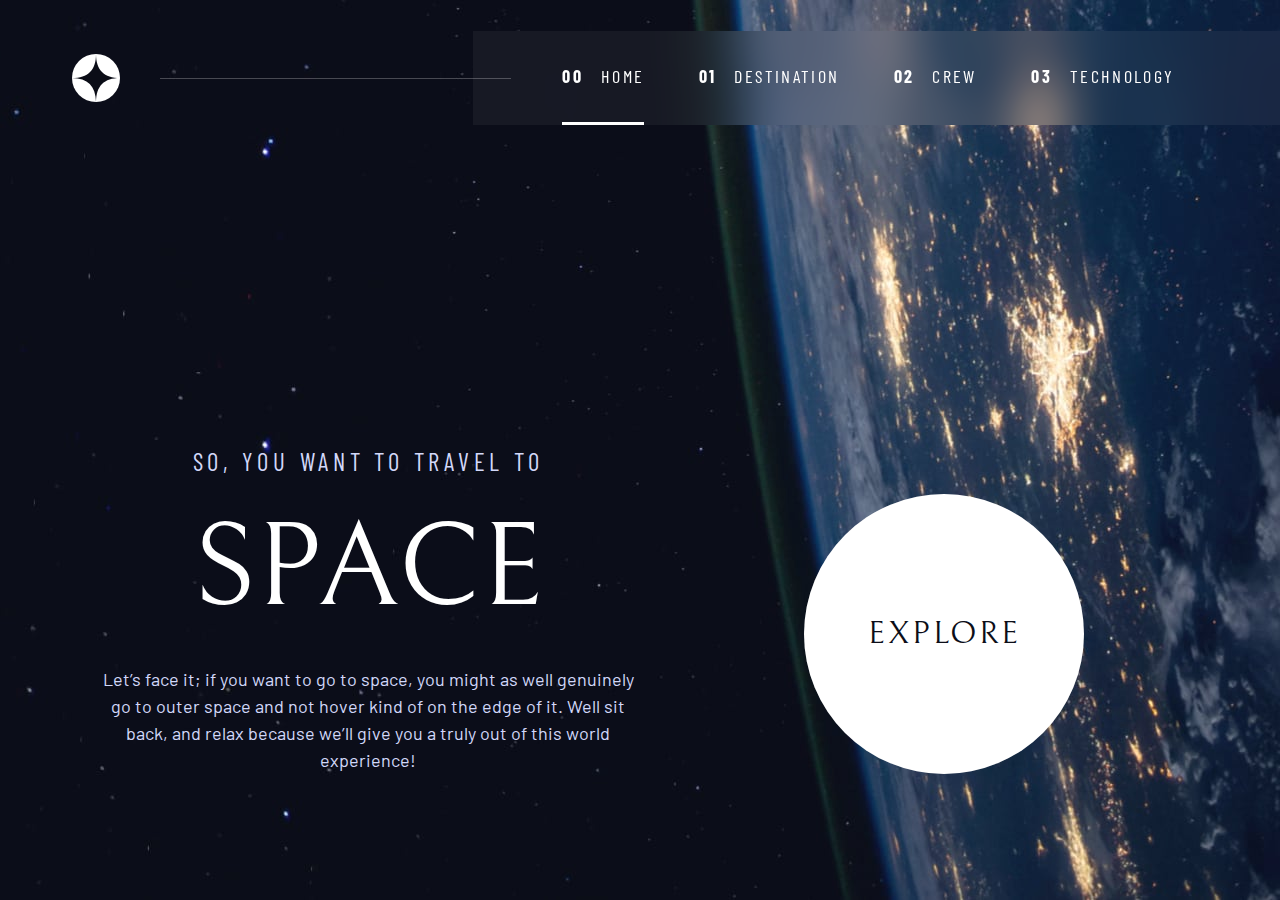
<file: index.html>
<!DOCTYPE html>
<html lang="en">
  <head>
    <meta charset="UTF-8" />
    <meta name="viewport" content="width=device-width, initial-scale=1.0" />

    <!-- Google fonts -->
    <link rel="preconnect" href="https://fonts.googleapis.com" />
    <link rel="preconnect" href="https://fonts.gstatic.com" crossorigin />
    <link
      href="https://fonts.googleapis.com/css2?family=Barlow+Condensed:wght@400;700&family=Bellefair&family=Barlow:wght@400;700&display=swap"
      rel="stylesheet"
    />

    <link
      rel="icon"
      type="image/png"
      sizes="32x32"
      href="./assets/favicon-32x32.png"
    />
    <link rel="stylesheet" href="styles.css" />
    <title>Frontend Mentor | Space tourism website</title>
  </head>
  <body class="home">
    <a class="skip-to-main" href="#main">Skip to Main</a> 
    <header class="primary-header flex">
      <div class="logo-container">
        <img src="./assets/shared/logo.svg" alt="logo" class="logo" />
      </div>
      <button class="mobile-nav-toggle" aria-controls="primary-navigation">
        <span class="sr-only" aria-expanded="false">Menu</span>
      </button>
      <div class="hamburger-menu primary-navigation-container">
        <nav>
          <ul
            id="primary-navigation"
            data-visible="false"
            class="primary-navigation underline-indicators flex"
          >
            <li>
              <a
                href="index.html"
                class="active text-white ff-sans-cond uppercase letter-spacing-3"
                ><span class="numbered-float" aria-hidden="true">00</span>Home</a
              >
            </li>
            <li>
              <a
                href="destination.html"
                class="text-white ff-sans-cond uppercase letter-spacing-3"
                ><span class="numbered-float" aria-hidden="true">01</span>Destination</a
              >
            </li>
            <li>
              <a
                href="crew.html"
                class="text-white ff-sans-cond uppercase letter-spacing-3"
                ><span class="numbered-float" aria-hidden="true">02</span>Crew</a
              >
            </li>
            <li>
              <a
                href="technology.html"
                class="text-white ff-sans-cond uppercase letter-spacing-3"
                ><span class="numbered-float" aria-hidden="true">03</span>Technology</a
              >
            </li>
          </ul>
        </nav>
      </div>
    </header>
    <main class="grid-container homepage" id="main">
      <div class="grid-item-content">
        <h1 class="ff-sans-cond fs-500 text-accent uppercase letter-spacing-1">
          So, you want to travel to
          <span class="ff-serif fs-900 text-white letter-spacing-0 d-block"
            >Space</span
          >
        </h1>
        <p class="text-accent">
          Let’s face it; if you want to go to space, you might as well genuinely
          go to outer space and not hover kind of on the edge of it. Well sit
          back, and relax because we’ll give you a truly out of this world
          experience!
        </p>
      </div>
      <div class="grid-item-button">
        <a
          href="destination.html"
          class="large-button fs-600 text-dark bg-white ff-serif letter-spacing-3 uppercase"
          >Explore</a
        >
      </div>
    </main>
    <script type="text/javascript" src="navigation.js"></script>
  </body>
</html>
</file>
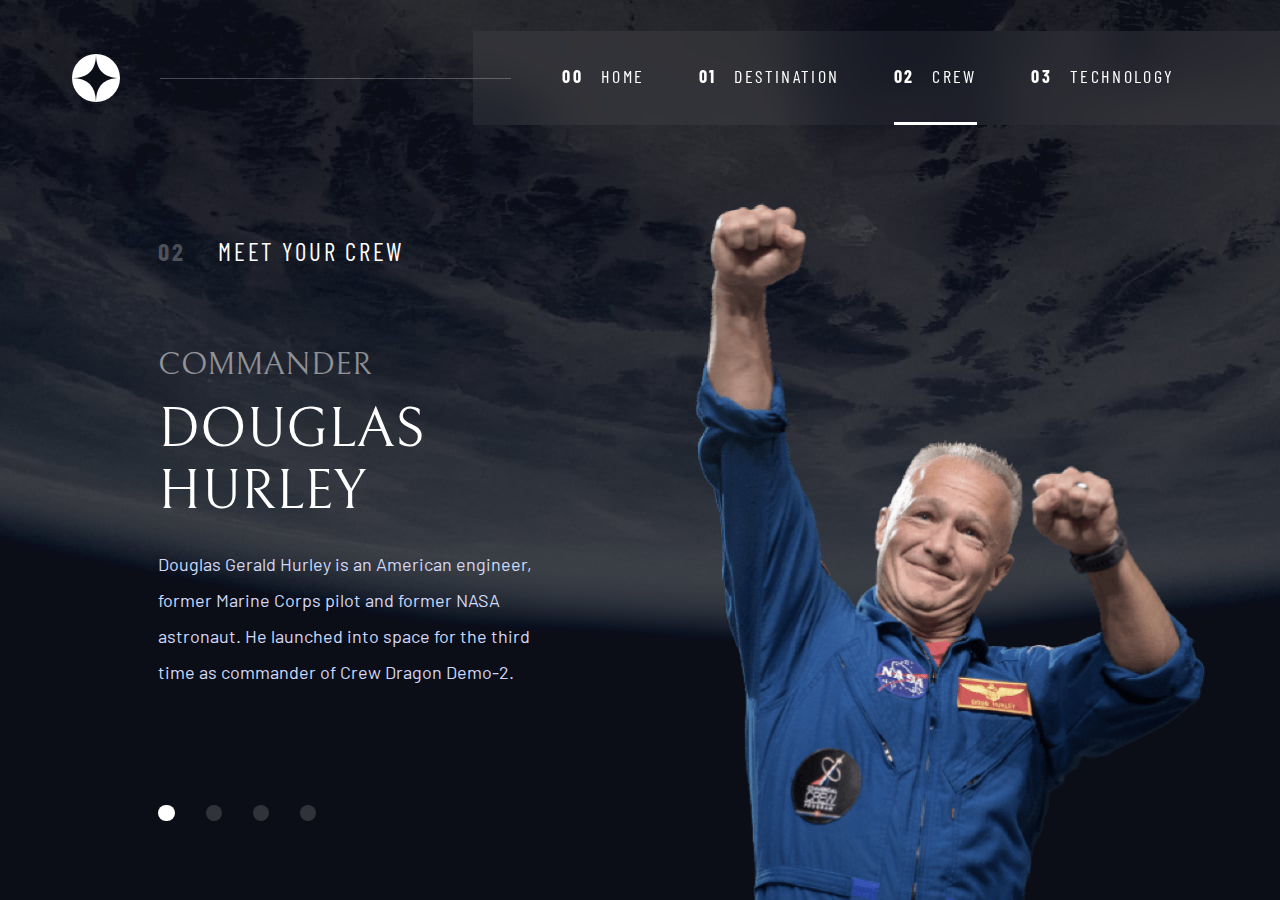
<file: crew.html>
<!DOCTYPE html>
<html lang="en">
  <head>
    <meta charset="UTF-8" />
    <meta name="viewport" content="width=device-width, initial-scale=1.0" />

    <!-- Google fonts -->
    <link rel="preconnect" href="https://fonts.googleapis.com" />
    <link rel="preconnect" href="https://fonts.gstatic.com" crossorigin />
    <link
      href="https://fonts.googleapis.com/css2?family=Barlow+Condensed:wght@400;700&family=Bellefair&family=Barlow:wght@400;700&display=swap"
      rel="stylesheet"
    />

    <link
      rel="icon"
      type="image/png"
      sizes="32x32"
      href="./assets/favicon-32x32.png"
    />
    <link rel="stylesheet" href="styles.css" />
    <script src="navigation.js" defer></script>
    <script src="tabs.js" defer></script>
    <title>Frontend Mentor | Space tourism website</title>
  </head>
<body class="crew"></body>
<a class="skip-to-main" href="#main">Skip to Main</a> 
<header class="primary-header flex">
  <div class="logo-container">
    <img src="assets/shared/logo.svg" alt="logo" class="logo" />
  </div>
  <button class="mobile-nav-toggle" aria-controls="primary-navigation">
    <span class="sr-only" aria-expanded="false">Menu</span>
  </button>
  <div class="hamburger-menu primary-navigation-container">
    <nav>
      <ul
        id="primary-navigation"
        data-visible="false"
        class="primary-navigation underline-indicators flex"
      >
        <li>
          <a
            href="index.html"
            class="text-white ff-sans-cond uppercase letter-spacing-3"
            ><span class="numbered-float" aria-hidden="true">00</span>Home</a
          >
        </li>
        <li>
          <a
            href="destination.html"
            class="text-white ff-sans-cond uppercase letter-spacing-3"
            ><span class="numbered-float" aria-hidden="true">01</span>Destination</a
          >
        </li>
        <li>
          <a
            href="crew.html"
            class="active text-white ff-sans-cond uppercase letter-spacing-3"
            ><span class="numbered-float" aria-hidden="true">02</span>Crew</a
          >
        </li>
        <li>
          <a
            href="technology.html"
            class="text-white ff-sans-cond uppercase letter-spacing-3"
            ><span class="numbered-float" aria-hidden="true">03</span>Technology</a
          >
        </li>
      </ul>
    </nav>
  </div>
</header>
  <main class="grid-container grid-container--crew">
    <h1 class="fs-500 uppercase ff-sans-cond letter-spacing-2"><span class="numbered-float--crew">02</span> Meet your crew</h1>

    <!-- COMMANDER -->
    <h2 id="commander-tab" class="member-name--crew uppercase ff-serif fs-600">
      Commander
      <span class="name-only--crew ff-serif fs-700 text-white">Douglas Hurley</span>
    </h2>
    <p class="content--crew text-accent">
      Douglas Gerald Hurley is an American engineer, former Marine Corps pilot
      and former NASA astronaut. He launched into space for the third time as
      commander of Crew Dragon Demo-2.
    </p>
    <!-- MISSION SPECIALIST -->
    <h2 id="specialist-tab" hidden class="member-name--crew uppercase ff-serif fs-600">
      Mission Specialist
      <span class="name-only--crew ff-serif fs-700 text-white">Mark Shuttleworth</span>
    </h2>
    <p hidden class="content--crew text-accent">
      Mark Richard Shuttleworth is the founder and CEO of Canonical, the company behind the Linux-based Ubuntu operating system. Shuttleworth became the first South African to travel to space as a space tourist.
    </p>
    <!-- PILOT -->
    <h2 id="pilot-tab" hidden class="member-name--crew uppercase ff-serif fs-600">
      Pilot
      <span class="name-only--crew ff-serif fs-700 text-white">Victor Glover</span>
    </h2>
    <p hidden class="content--crew text-accent">
      Pilot on the first operational flight of the SpaceX Crew Dragon to the International Space Station. Glover is a commander in the U.S. Navy where he pilots an F/A-18.He was a crew member of Expedition 64, and served as a station systems flight engineer. 
    </p>
    <!-- FLIGHT ENGINEER -->
    <h2 id="engineer-tab" hidden class="member-name--crew uppercase ff-serif fs-600">
      Flight Engineer
      <span class="name-only--crew ff-serif fs-700 text-white">Anousheh Ansari</span>
    </h2>
    <p hidden class="content--crew text-accent">
      Anousheh Ansari is an Iranian American engineer and co-founder of Prodea Systems. Ansari was the fourth self-funded space tourist, the first self-funded woman to fly to the ISS, and the first Iranian in space.
    </p>



    <div class="dot-indicators d-flex" role="tablist" aria-label="crew member list">
      <button aria-controls="commander-tab" aria-selected="true"
      role="tab"
      tabindex="0"
      data-image="commander-image"><span class="sr-only">The commander</span></button>
      <button aria-controls="specialist-tab" aria-selected="false"
      role="tab"
      tabindex="-1"
      data-image="specialist-image"><span class="sr-only">The mission specialist</span></button>
      <button aria-controls="pilot-tab" aria-selected="false"
      role="tab"
      tabindex="-1"
      data-image="pilot-image"><span class="sr-only">The pilot</span></button>
      <button aria-controls="engineer-tab" aria-selected="false"
      role="tab"
      tabindex="-1"
      data-image="engineer-image"><span class="sr-only">The crew engineer</span></button>
    </div>
    <img id="commander-image" class="img--crew" src="./assets/crew/image-douglas-hurley.png" alt="Commander">
    <img hidden id="specialist-image" class="img--crew" src="./assets/crew/image-mark-shuttleworth.png" alt="Commander">
    <img hidden id="pilot-image" class="img--crew" src="./assets/crew/image-victor-glover.png" alt="Commander">
    <img hidden id="engineer-image" class="img--crew" src="./assets/crew/image-anousheh-ansari.png" alt="Commander">
  </main>
</body>
</html>
</file>
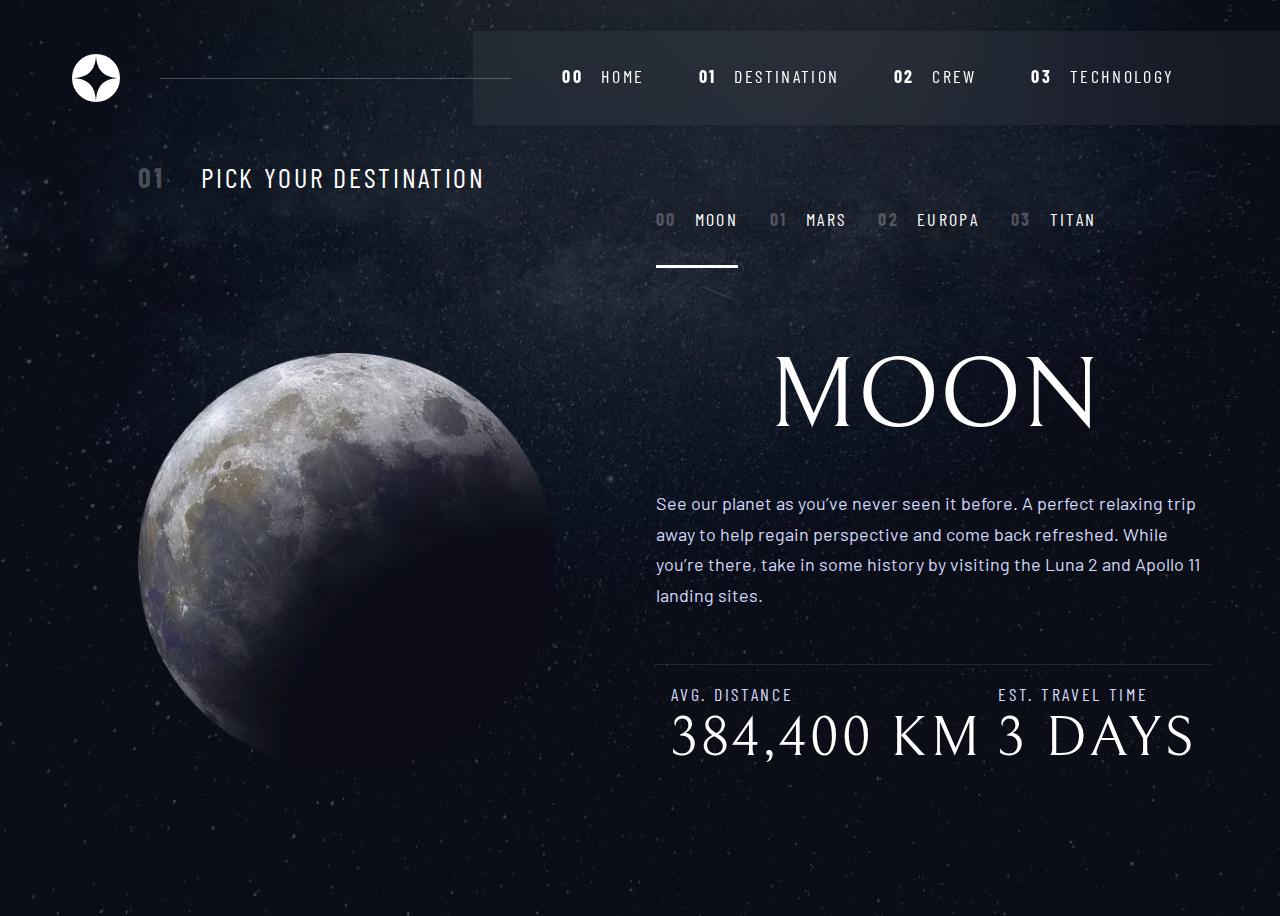
<file: destination-moon.html>
<!DOCTYPE html>
<html lang="en">
  <head>
    <meta charset="UTF-8" />
    <meta name="viewport" content="width=device-width, initial-scale=1.0" />

    <!-- Google fonts -->
    <link rel="preconnect" href="https://fonts.googleapis.com" />
    <link rel="preconnect" href="https://fonts.gstatic.com" crossorigin />
    <link
      href="https://fonts.googleapis.com/css2?family=Barlow+Condensed:wght@400;700&family=Bellefair&family=Barlow:wght@400;700&display=swap"
      rel="stylesheet"
    />

    <link
      rel="icon"
      type="image/png"
      sizes="32x32"
      href="./assets/favicon-32x32.png"
    />
    <link rel="stylesheet" href="styles.css" />
    <title>Frontend Mentor | Space tourism website</title>
  </head>
  <body class="destination">
    <a class="skip-to-main" href="#main">Skip to Main</a> 
    <header class="primary-header flex">
      <div class="logo-container">
        <img src="assets/shared/logo.svg" alt="logo" class="logo" />
      </div>
      <button class="mobile-nav-toggle" aria-controls="primary-navigation">
        <span class="sr-only" aria-expanded="false">Menu</span>
      </button>
      <div class="hamburger-menu primary-navigation-container">
        <nav>
          <ul
            id="primary-navigation"
            data-visible="false"
            class="primary-navigation underline-indicators flex"
          >
            <li>
              <a
                href="index.html"
                class="text-white ff-sans-cond uppercase letter-spacing-3"
                ><span class="numbered-float" aria-hidden="true">00</span>Home</a
              >
            </li>
            <li>
              <a
                href="destination-moon.html"
                class="text-white ff-sans-cond uppercase letter-spacing-3"
                ><span class="numbered-float" aria-hidden="true">01</span>Destination</a
              >
            </li>
            <li>
              <a
                href="crew-commander.html"
                class="text-white ff-sans-cond uppercase letter-spacing-3"
                ><span class="numbered-float" aria-hidden="true">02</span>Crew</a
              >
            </li>
            <li>
              <a
                href="technology.html"
                class="text-white ff-sans-cond uppercase letter-spacing-3"
                ><span class="numbered-float" aria-hidden="true">03</span>Technology</a
              >
            </li>
          </ul>
        </nav>
      </div>
    </header>

    <main class="grid-container grid-container--destination" id="main" style="text-align: center;">
      <h1 class="title--destination fs-500 uppercase ff-sans-cond letter-spacing-2" id="title--destination"><span class="numbered-float--destination">01</span> Pick your destination</h1>
      <img class="img--destination" src="/assets/destination/image-moon.webp" alt="Moon">
      <nav class="nav--destination" id="test" style="display: block;">
        <ul
          id="secondary-navigation"
          data-visible="false"
          class="secondary-navigation underline-indicators flex"
        >
          <li>
            <a
              href="index.html"
              class="text-white ff-sans-cond uppercase letter-spacing-3 active"
              ><span class="numbered-float numbered-float--destination" aria-hidden="true">00</span>Moon</a
            >
          </li>
          <li>
            <a
              href="destination.html"
              class="text-white ff-sans-cond uppercase letter-spacing-3"
              ><span class="numbered-float numbered-float--destination" aria-hidden="true">01</span>Mars</a
            >
          </li>
          <li>
            <a
              href="crew.html"
              class="text-white ff-sans-cond uppercase letter-spacing-3"
              ><span class="numbered-float numbered-float--destination" aria-hidden="true">02</span>Europa</a
            >
          </li>
          <li>
            <a
              href="technology.html"
              class="text-white ff-sans-cond uppercase letter-spacing-3"
              ><span class="numbered-float numbered-float--destination" aria-hidden="true">03</span>Titan</a
            >
          </li>
        </ul>
      </nav>
      <article class="destination-info">
        <h2 class="fs-800 uppercase ff-serif">Moon</h2>
        <p class="text-accent content--destination">
          See our planet as you’ve never seen it before. A perfect relaxing trip away to help
          regain perspective and come back refreshed. While you’re there, take in some history
          by visiting the Luna 2 and Apollo 11 landing sites.
        </p>
        <div class="flex destination-meta">
          <div>
            <p class="text-accent ff-sans-cond fs-400 letter-spacing-2 uppercase">
              Avg. distance
              <span class="d-block ff-serif fs-700 text-white">384,400 km</span>
            </p>
          </div>
          <div>
            <p class="text-accent ff-sans-cond fs-400 letter-spacing-2 uppercase">
              Est. travel time
              <span class="d-block ff-serif fs-700 text-white">3 days</span>
            </p>
          </div>
        </div>
      </article>
    </main>


</body>
</html>
</file>
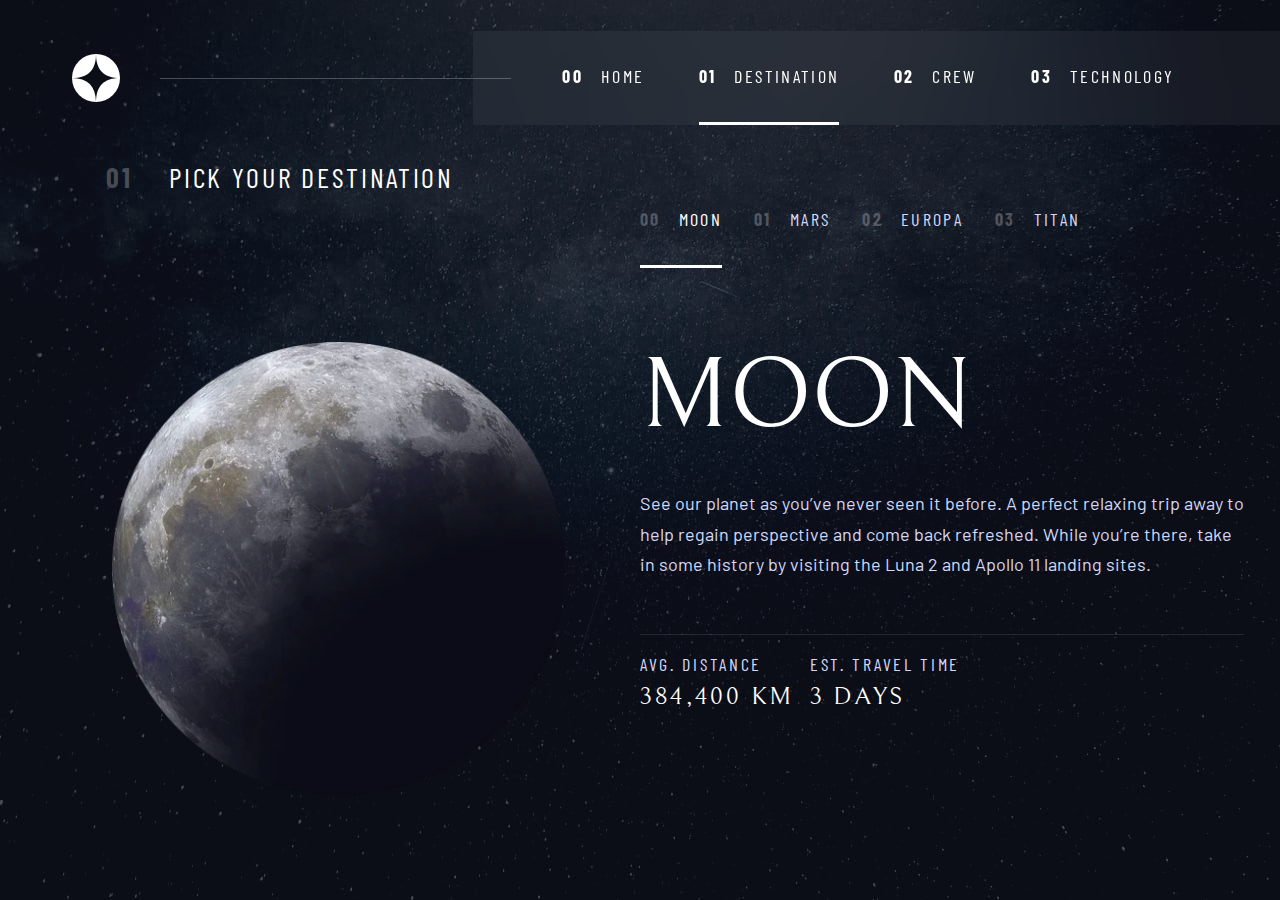
<file: destination.html>
<!DOCTYPE html>
<html lang="en">
  <head>
    <meta charset="UTF-8" />
    <meta name="viewport" content="width=device-width, initial-scale=1.0" />

    <!-- Google fonts -->
    <link rel="preconnect" href="https://fonts.googleapis.com" />
    <link rel="preconnect" href="https://fonts.gstatic.com" crossorigin />
    <link
      href="https://fonts.googleapis.com/css2?family=Barlow+Condensed:wght@400;700&family=Bellefair&family=Barlow:wght@400;700&display=swap"
      rel="stylesheet"
    />

    <link
      rel="icon"
      type="image/png"
      sizes="32x32"
      href="./assets/favicon-32x32.png"
    />
    <link rel="stylesheet" href="styles.css" />
    <script src="navigation.js" defer></script>
    <script src="tabs.js" defer></script>
    <title>Frontend Mentor | Space tourism website</title>
  </head>
  <body class="destination">
    <a class="skip-to-main" href="#main">Skip to Main</a> 
    <header class="primary-header flex">
      <div class="logo-container">
        <img src="assets/shared/logo.svg" alt="logo" class="logo" />
      </div>
      <button class="mobile-nav-toggle" aria-controls="primary-navigation">
        <span class="sr-only" aria-expanded="false">Menu</span>
      </button>
      <div class="hamburger-menu primary-navigation-container">
        <nav>
          <ul
            id="primary-navigation"
            data-visible="false"
            class="primary-navigation underline-indicators flex"
          >
            <li>
              <a
                href="index.html"
                class="text-white ff-sans-cond uppercase letter-spacing-3"
                ><span class="numbered-float" aria-hidden="true">00</span>Home</a
              >
            </li>
            <li>
              <a
                href="destination.html"
                class="active text-white ff-sans-cond uppercase letter-spacing-3"
                ><span class="numbered-float" aria-hidden="true">01</span>Destination</a
              >
            </li>
            <li>
              <a
                href="crew.html"
                class="text-white ff-sans-cond uppercase letter-spacing-3"
                ><span class="numbered-float" aria-hidden="true">02</span>Crew</a
              >
            </li>
            <li>
              <a
                href="technology.html"
                class="text-white ff-sans-cond uppercase letter-spacing-3"
                ><span class="numbered-float" aria-hidden="true">03</span>Technology</a
              >
            </li>
          </ul>
        </nav>
      </div>
    </header>

    <main class="grid-container--destination" id="main" style="text-align: center;">
      <h1 class="title--destination fs-500 uppercase ff-sans-cond letter-spacing-2"><span class="numbered-float--destination">01</span> Pick your destination</h1>
      <img class="img--destination active" src="./assets/destination/image-moon.webp" alt="Moon">
      <img hidden class="img--destination" src="./assets/destination/image-mars.webp" alt="Mars">
      <img hidden class="img--destination" src="./assets/destination/image-europa.webp" alt="Europa">
      <img hidden class="img--destination" src="./assets/destination/image-titan.webp" alt="Titan">
      <nav class="nav--destination" id="test" style="display: block;">
        <ul
          id="secondary-navigation"
          data-visible="false"
          class="secondary-navigation underline-indicators flex"
          role="tablist"
          aria-label="destination list"
        >
          <li>
            <a
              href="#"
              class="text-accent ff-sans-cond uppercase letter-spacing-3 active"
              tabindex="0"
              aria-controls="moon-tab"
              aria-selected="true"
              role="tab"
              ><span class="numbered-float numbered-float--destination">00</span>Moon</a
            >
          </li>
          <li>
            <a
              href="#"
              class="text-accent ff-sans-cond uppercase letter-spacing-3"
              tabindex="-1"
              aria-controls="mars-tab"
              aria-selected="false"
              role="tab"
              ><span class="numbered-float numbered-float--destination">01</span>Mars</a
            >
          </li>
          <li>
            <a
              href="#"
              class="text-accent ff-sans-cond uppercase letter-spacing-3"
              tabindex="-1"
              aria-controls="europa-tab"
              aria-selected="false"
              role="tab"
              ><span class="numbered-float numbered-float--destination">02</span>Europa</a
            >
          </li>
          <li>
            <a
              href="#"
              class="text-accent ff-sans-cond uppercase letter-spacing-3"
              tabindex="-1"
              aria-controls="titan-tab"
              aria-selected="false"
              role="tab"
              ><span class="numbered-float numbered-float--destination">03</span>Titan</a
            >
          </li>
        </ul>
      </nav>
      <!-- MOON -->
      <article id="moon-tab" tabindex="0" class="destination-info">
        <h2 class="fs-800 uppercase ff-serif">Moon</h2>
        <p class="text-accent content--destination">
          See our planet as you’ve never seen it before. A perfect relaxing trip away to help
          regain perspective and come back refreshed. While you’re there, take in some history
          by visiting the Luna 2 and Apollo 11 landing sites.
        </p>
        <div class="flex destination-meta">
          <div>
            <p class="text-accent ff-sans-cond fs-400 letter-spacing-2 uppercase">
              Avg. distance
              <span class="d-block ff-serif fs-500 text-white">384,400 km</span>
            </p>
          </div>
          <div>
            <p class="text-accent ff-sans-cond fs-400 letter-spacing-2 uppercase">
              Est. travel time
              <span class="d-block ff-serif fs-500 text-white">3 days</span>
            </p>
          </div>
        </div>
      </article>
      <!-- MARS -->
      <article hidden id="mars-tab" tabindex="0" class="destination-info">
        <h2 class="fs-800 uppercase ff-serif">Mars</h2>
        <p class="text-accent content--destination">
          Don’t forget to pack your hiking boots. You’ll need them to tackle Olympus Mons, 
          the tallest planetary mountain in our solar system. It’s two and a half times 
          the size of Everest!
        </p>
        <div class="flex destination-meta">
          <div>
            <p class="text-accent ff-sans-cond fs-400 letter-spacing-2 uppercase">
              Avg. distance
              <span class="d-block ff-serif fs-500 text-white">225 mil. km</span>
            </p>
          </div>
          <div>
            <p class="text-accent ff-sans-cond fs-400 letter-spacing-2 uppercase">
              Est. travel time
              <span class="d-block ff-serif fs-500 text-white">9 months</span>
            </p>
          </div>
        </div>
      </article>
      <!-- EUROPA -->
      <article hidden id="europa-tab" tabindex="0" class="destination-info">
        <h2 class="fs-800 uppercase ff-serif">Europa</h2>
        <p class="text-accent content--destination">
          The smallest of the four Galilean moons orbiting Jupiter, Europa is a 
          winter lover’s dream. With an icy surface, it’s perfect for a bit of 
          ice skating, curling, hockey, or simple relaxation in your snug 
          wintery cabin.
        </p>
        <div class="flex destination-meta">
          <div>
            <p class="text-accent ff-sans-cond fs-400 letter-spacing-2 uppercase">
              Avg. distance
              <span class="d-block ff-serif fs-500 text-white">628 mil. km</span>
            </p>
          </div>
          <div>
            <p class="text-accent ff-sans-cond fs-400 letter-spacing-2 uppercase">
              Est. travel time
              <span class="d-block ff-serif fs-500 text-white">3 years</span>
            </p>
          </div>
        </div>
      </article>
      <!-- TITAN -->
      <article hidden id="titan-tab" tabindex="0" class="destination-info">
        <h2 class="fs-800 uppercase ff-serif">Titan</h2>
        <p class="text-accent content--destination">
          The only moon known to have a dense atmosphere other than Earth, Titan 
          is a home away from home (just a few hundred degrees colder!). As a 
          bonus, you get striking views of the Rings of Saturn.
        </p>
        <div class="flex destination-meta">
          <div>
            <p class="text-accent ff-sans-cond fs-400 letter-spacing-2 uppercase">
              Avg. distance
              <span class="d-block ff-serif fs-500 text-white">746 mil. km</span>
            </p>
          </div>
          <div>
            <p class="text-accent ff-sans-cond fs-400 letter-spacing-2 uppercase">
              Est. travel time
              <span class="d-block ff-serif fs-500 text-white">7 years</span>
            </p>
          </div>
        </div>
      </article>
    </main>
</body>
</html>
</file>
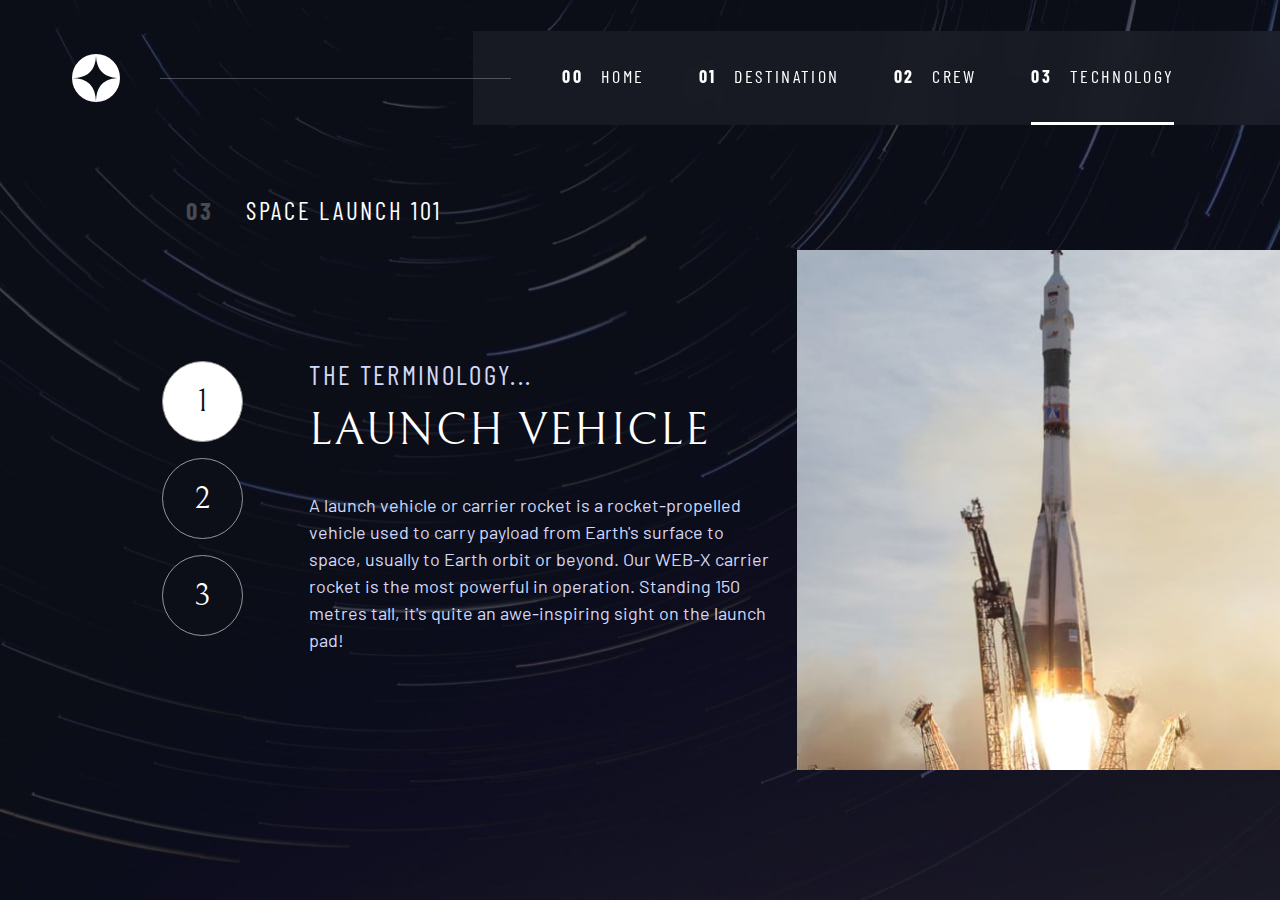
<file: technology.html>
<!DOCTYPE html>
<html lang="en">
  <head>
    <meta charset="UTF-8" />
    <meta name="viewport" content="width=device-width, initial-scale=1.0" />

    <!-- Google fonts -->
    <link rel="preconnect" href="https://fonts.googleapis.com" />
    <link rel="preconnect" href="https://fonts.gstatic.com" crossorigin />
    <link
      href="https://fonts.googleapis.com/css2?family=Barlow+Condensed:wght@400;700&family=Bellefair&family=Barlow:wght@400;700&display=swap"
      rel="stylesheet"
    />

    <link
      rel="icon"
      type="image/png"
      sizes="32x32"
      href="./assets/favicon-32x32.png"
    />
    <link rel="stylesheet" href="styles.css" />
    <script src="navigation.js" defer></script>
    <script src="tabs.js" defer></script>
    <title>Frontend Mentor | Space tourism website</title>
  </head>
  <body class="technology">
    <a class="skip-to-main" href="#main">Skip to Main</a> 
    <header class="primary-header flex">
      <div class="logo-container">
        <img src="assets/shared/logo.svg" alt="logo" class="logo" />
      </div>
      <button class="mobile-nav-toggle" aria-controls="primary-navigation">
        <span class="sr-only" aria-expanded="false">Menu</span>
      </button>
      <div class="hamburger-menu primary-navigation-container">
        <nav>
          <ul
            id="primary-navigation"
            data-visible="false"
            class="primary-navigation underline-indicators flex"
          >
            <li>
              <a
                href="index.html"
                class="text-white ff-sans-cond uppercase letter-spacing-3"
                ><span class="numbered-float" aria-hidden="true">00</span>Home</a
              >
            </li>
            <li>
              <a
                href="destination.html"
                class="text-white ff-sans-cond uppercase letter-spacing-3"
                ><span class="numbered-float" aria-hidden="true">01</span>Destination</a
              >
            </li>
            <li>
              <a
                href="crew.html"
                class="text-white ff-sans-cond uppercase letter-spacing-3"
                ><span class="numbered-float" aria-hidden="true">02</span>Crew</a
              >
            </li>
            <li>
              <a
                href="technology.html"
                class="active text-white ff-sans-cond uppercase letter-spacing-3"
                ><span class="numbered-float" aria-hidden="true">03</span>Technology</a
              >
            </li>
          </ul>
        </nav>
      </div>
    </header>

    <main class="grid-container--technology" id="main" style="text-align: center;">
      <h1 class="fs-500 uppercase ff-sans-cond letter-spacing-2"><span class="numbered-float--crew">03</span> Space launch 101</h1>
      <!-- LAUNCH VEHICLE -->
      <article id="vehicle-tab" tabindex="0">
        <h2 id="commander-tab" class="text-accent ff-sans-cond uppercase letter-spacing-3">
          The terminology...
          <span class="title--technology name-only--crew ff-serif fs-700 text-white">Launch vehicle</span>
        </h2>
        <p class="text-accent">
          A launch vehicle or carrier rocket is a rocket-propelled vehicle used to carry payload from Earth's surface to space, usually to Earth orbit or beyond. Our WEB-X carrier rocket is the most powerful in operation. Standing 150 metres tall, it's quite an awe-inspiring sight on the launch pad!
        </p>
      </article>
      <!-- SPACEPORT -->
      <article hidden id="spaceport-tab" tabindex="-1">
        <h2 id="commander-tab" class="text-accent ff-sans-cond uppercase letter-spacing-3">
          The terminology...
          <span class="title--technology name-only--crew ff-serif fs-700 text-white">Spaceport</span>
        </h2>
        <p class="text-accent">
          A spaceport or cosmodrome is a site for launching (or receiving) spacecraft, by analogy to the seaport for ships or airport for aircraft. Based in the famous Cape Canaveral, our spaceport is ideally situated to take advantage of the Earth’s rotation for launch.
        </p>
      </article>
      <!-- SPACE CAPSULE -->
      <article hidden id="capsule-tab" tabindex="-1">
        <h2 id="commander-tab" class="text-accent ff-sans-cond uppercase letter-spacing-3">
          The terminology...
          <span class="title--technology name-only--crew ff-serif fs-700 text-white">Space capsule</span>
        </h2>
        <p class="text-accent">
          A space capsule is an often-crewed spacecraft that uses a blunt-body reentry
          capsule to reenter the Earth's atmosphere without wings. Our capsule is where
          you'll spend your time during the flight. It includes a space gym, cinema,
          and plenty of other activities to keep you entertained.
        </p>
      </article>

      <div class="number-indicators flex" role="tablist" aria-label="space launch list" style="--gap: 1rem">
        <button
        aria-controls="vehicle-tab"
        role="tab"
        tabindex="0"
        aria-selected="true" class="bg-dark fs-600 ff-serif">1</button>
        <button
        aria-controls="spaceport-tab"
        role="tab"
        tabindex="-1"
        aria-selected="false" class="bg-dark fs-600 ff-serif">2</button>
        <button
        aria-controls="capsule-tab"
        role="tab"
        tabindex="-1"
        aria-selected="false" class="bg-dark fs-600 ff-serif">3</button>
      </div>

      <!-- Below desktop -->
      <img class="image--technology" src="./assets/technology/image-launch-vehicle-landscape.jpg" alt="">
      <img hidden class="image--technology" src="./assets/technology/image-spaceport-landscape.jpg" alt="">
      <img hidden class="image--technology" src="./assets/technology/image-space-capsule-landscape.jpg" alt="">

      <!-- For desktop -->
      <div class="div-image--technology vehicle"></div>
      <div hidden class="div-image--technology spaceport"></div>
      <div hidden class="div-image--technology space-capsule"></div>
    </main>
  </body>
</html>
</file>
<file: styles.css>
/* //current */
/* ------------------- */
/* Custom properties   */
/* ------------------- */

:root {
  /* colors */
  --clr-dark: 230 35% 7%;
  --clr-light: 231 77% 90%;
  --clr-white: 0 0% 100%;
  --clr-grey: 0, 0%, 59%;

  /* font-sizes */
  --fs-900: clamp(5rem, 8vw + 1rem, 9.375rem);
  --fs-800: 3.5rem;
  --fs-700: 1.5rem;
  --fs-600: 1rem;
  --fs-500: 1rem;
  --fs-400: 0.9375rem;
  --fs-300: 1rem;
  --fs-200: 0.875rem;

  /* font-families */
  --ff-serif: "Bellefair", serif;
  --ff-sans-cond: "Barlow Condensed", sans-serif;
  --ff-sans-normal: "Barlow", sans-serif;
}

@media (min-width: 560px) {
  :root {
    --fs-800: 5rem;
    --fs-700: 2.5rem;
    --fs-600: 1.5rem;
    --fs-500: 1.25rem;
    --fs-400: 1rem;
  }
}

@media (min-width: 1024px) {
  :root {
    /* Note: we use rem because that doesnt override user settings like px would */
    --fs-800: 6.25rem;
    --fs-700: 3.5rem;
    --fs-600: 2rem;
    --fs-500: 1.55rem;
    --fs-400: 1.125rem;
    --fs-300: 0.875rem;
  }
}

/* ------------------- */
/* Kevin's Reset               */
/* ------------------- */

/* https://piccalil.li/blog/a-modern-css-reset/ */

/* Box sizing */
*,
*::before,
*::after {
  box-sizing: border-box;
}

/* Reset margins */
body,
h1,
h2,
h3,
h4,
h5,
p,
figure,
picture {
  margin: 0;
}

h1,
h2,
h3,
h4,
h5,
h6,
p {
  font-weight: 400;
}

/* set up the body */
body {
  font-family: var(--ff-sans-normal);
  font-size: var(--fs-400);
  color: hsl(var(--clr-white));
  background-color: hsl(var(--clr-dark));
  line-height: 1.5;
  min-height: 100vh;
  grid-template-rows: min-content 1fr;
  display: grid;
  overflow-x: hidden;
}

/* make images easier to work with */
img,
picture {
  max-width: 100%;
  display: block;
}

/* make form elements easier to work with */
input,
button,
textarea,
select {
  font: inherit;
}

/* remove animations for people who've turned them off */
@media (prefers-reduced-motion: reduce) {
  *,
  *::before,
  *::after {
    animation-duration: 0.01ms !important;
    animation-iteration-count: 1 !important;
    transition-duration: 0.01ms !important;
    scroll-behavior: auto !important;
  }
}

/* ------------------- */
/* Utility classes  */
/* ------------------- */

/* general */

.flex {
  display: flex;
  gap: var(--gap, 1rem);
}

.grid {
  display: grid;
  gap: var(--gap, 1rem);
}

.d-block {
  display: block;
}

.d-none {
  display: none;
}

[hidden] {
  display: none !important;
}

/* Note: gives items inside container a margin between themselves, but no margin adjacent to the container
:where is used bc it has less specificity and will be easier to override */
.flow > *:where(:not(:first-child)) {
  margin-top: var(--flow-space, 1rem);
  outline: 1px solid red;
}

.container {
  padding: 0 2em;
  margin-inline: auto;
  max-width: 80rem;
}

.sr-only {
  position: absolute;
  width: 1px;
  height: 1px;
  padding: 0;
  margin: -1px;
  overflow: hidden;
  clip: rect(0, 0, 0, 0);
  white-space: nowrap; /* added line */
  border: 0;
}

.skip-to-main {
  position: absolute;
  z-index: 9999;
  background: hsl(var(--clr-white));
  color: hsl(var(--clr-dark));
  padding: 0.5em 1em;
  margin-inline: auto;
  transform: translateY(-100%);
  transition: transform 250ms ease-in;
}

.skip-to-main:focus {
  transform: translateY(0);
}

/* colors */

.bg-dark {
  background-color: hsl(var(--clr-dark));
}
.bg-light {
  background-color: hsl(var(--clr-light));
}
.bg-white {
  background-color: hsl(var(--clr-white));
}

.text-dark {
  color: hsl(var(--clr-dark));
}
.text-accent {
  color: hsl(var(--clr-light));
}
.text-white {
  color: hsl(var(--clr-white));
}

/* typography */

.ff-serif {
  font-family: var(--ff-serif);
}
.ff-sans-cond {
  font-family: var(--ff-sans-cond);
}
.ff-sans-normal {
  font-family: var(--ff-sans-normal);
}

.letter-spacing-0 {
  letter-spacing: 0px;
}
.letter-spacing-1 {
  letter-spacing: 4.75px;
}
.letter-spacing-2 {
  letter-spacing: 2.7px;
}
.letter-spacing-3 {
  letter-spacing: 2.35px;
}

.uppercase {
  text-transform: uppercase;
}
.no-border {
  border: none;
}

.fs-900 {
  font-size: var(--fs-900);
}
.fs-800 {
  font-size: var(--fs-800);
}
.fs-700 {
  font-size: var(--fs-700);
}
.fs-600 {
  font-size: var(--fs-600);
}
.fs-500 {
  font-size: var(--fs-500);
}
.fs-400 {
  font-size: var(--fs-400);
}
.fs-300 {
  font-size: var(--fs-300);
}
.fs-200 {
  font-size: var(--fs-200);
}

.fs-900,
.fs-800,
.fs-700,
.fs-600 {
  line-height: 1.1;
}

/* END OF UTILITY CLASSES */
/* Typography */

.numbered-title {
  font-family: var(--ff-sans-cond);
  font-size: var(--fs-500);
  text-transform: uppercase;
  letter-spacing: 4.72px;
}

.numbered-title span {
  margin-right: 0.5em;
  font-weight: 700;
  color: hsl(var(--clr-white) / 0.25);
}

.name-only--crew {
  display: block;
  margin-top: 0.3em;
}

@media (min-width: 560px) {
  .member-name--crew {
    color: hsl(var(--clr-white) / 0.5);
  }
}

@media (min-width: 1024px) {
  .content--crew {
    line-height: 2;
  }

  .title--destination {
    font-size: 1.75rem;
  }

  .title--technology {
    font-size: clamp(2rem, 1rem + 2.202vw, 3.5rem);
  }
}

/* ------------------- */
/* Components   */
/* ------------------- */

.large-button {
  position: relative;
  display: inline-grid;
  z-index: 100;
  place-content: center;
  padding: 0 2em;
  border-radius: 50%;
  aspect-ratio: 1;
  text-decoration: none;
}

.large-button::after {
  content: "";
  position: absolute;
  background-color: hsl(var(--clr-white) / 0.15);
  display: grid;
  z-index: -1;
  width: 100%;
  height: 100%;
  aspect-ratio: 1;
  border-radius: 50%;
  border-radius: 50%;
  transition: transform 500ms ease-in, background-color 500ms;
}

.large-button:hover::after {
  background-color: hsl(var(--clr-white) / 0.45);
  transform: scale(1.5);
}

/* Primary */

.logo {
  margin: 2rem clamp(1.5rem, 5vw, 3.5rem);
}

.primary-navigation {
  /* Note: the variables defined here can be accessed in the selector below */
  --underline-gap: 2rem;
  --gap: clamp(1rem, 3vw, 3.5rem);
  padding: 0;
  margin: 0;
  background: hsl(var(--clr-dark) / 0.95);
  list-style: none;
}

.secondary-navigation {
  --underline-gap: 0.5rem;
  list-style: none;
  padding: 0;
  justify-content: center;
}

@supports (backdrop-filter: blur(1.5rem)) {
  .primary-navigation {
    background: hsl(var(--clr-white) / 0.05);
    backdrop-filter: blur(1.5rem);
  }
}

.mobile-nav-toggle {
  display: none;
}

/* Mobile only */
@media (max-width: 560px) {
  .primary-navigation {
    /* Note: the variables defined here can be accessed in the selector below */
    --underline-gap: 0.5rem;
    position: fixed;
    inset: 0 0 0 25%;
    flex-direction: column;
    z-index: 1024;
    backdrop-filter: blur(17px);

    list-style: none;
    padding: min(20rem, 15vh) 2rem;
    margin: 0;
    transform: translateX(100%);
    transition: transform 500ms ease;
  }

  .primary-navigation li > a.text-white {
    padding: 0.125em;
    border: none;
  }

  .mobile-nav-toggle {
    display: block;
    position: absolute;
    z-index: 2000;
    right: 1.5rem;
    top: 3rem;
    background: transparent;
    background-image: url("assets/shared/icon-hamburger.svg");
    background-repeat: no-repeat;
    width: 1.5rem;
    aspect-ratio: 1;
    border: 0;
  }

  .numbered-float {
    display: none;
  }

  .content--destination {
    line-height: 1.7;
    padding-bottom: 2em;
    margin-bottom: 2em;
    border-bottom: hsl(var(--clr-white) / 0.1) solid 1px;
  }

  h1.title--destination {
    margin-bottom: 2.5em;
  }

  p.content--destination {
    margin-inline: 2em;
  }
}

.primary-header {
  justify-content: space-between;
  align-items: start;
}

@media (min-width: 560px) {
  .primary-navigation {
    padding-inline: clamp(2.25rem, 7vw, 6rem);
  }
}

@media (min-width: 560px) and (max-width: 1024px) {
  .numbered-float {
    display: none;
  }

  .large-button {
    margin-top: 2em;
  }

  h1.title--destination {
    grid-area: title;
    justify-self: start;
    margin-left: clamp(1.5rem, 5vw, 3.5rem);
  }

  .primary-navigation a {
    font-size: var(--fs-200);
  }

  .destination-meta.flex {
    flex-direction: row;
    border-top: hsl(var(--clr-white) / 0.1) solid 1px;
    margin-top: 3rem;
    padding: 2em 0 4em 0;
    justify-content: space-around;
  }

  .destination-meta p,
  .destination-meta span {
    overflow: hidden;
    white-space: nowrap;
    margin-top: 0.5em;
  }

  .primary-header {
    align-items: center;
    margin-bottom: 2.75em;
  }

  .underline-indicators a,
  .underline-indicators button,
  .dot-indicators button {
    --underline-gap: 2.75rem;
  }

  #secondary-navigation a {
    --underline-gap: 0.5rem;
  }
}

@media (min-width: 1024px) {
  img.logo {
    margin: 3em 4em;
  }

  .primary-header::before {
    content: "";
    display: block;
    position: relative;
    height: 1px;
    width: 100%;
    margin-right: -3em;
    background: hsl(var(--clr-white) / 0.25);
    order: 1;
    z-index: 10;
  }

  .primary-navigation-container {
    order: 1;
  }

  .primary-header {
    align-items: center;
    position: relative;
  }

  /* .primary-navigation {
    padding-inline: 4rem;
  } */

  .underline-indicators a,
  .underline-indicators button,
  .dot-indicators button {
    --underline-gap: 2rem;
  }
}

.underline-indicators a,
.underline-indicators button,
.dot-indicators button {
  cursor: pointer;
  display: inline-block;
  text-decoration: none;
  padding: var(--underline-gap, 1rem) 0;
  margin-right: var(--underline-margin, 1rem);
  border-bottom: 3px hsl(var(--clr-dark) / 0) solid;
}

.underline-indicators a.active,
.underline-indicators button[aria-selected="true"] {
  border-bottom: solid hsl(var(--clr-white)) 3px;
  color: solid hsl(var(--clr-white)) 3px;
}

.underline-indicators a:focus,
.underline-indicators a:hover,
.underline-indicators button:focus,
.underline-indicators button:hover {
  border-bottom: solid hsl(var(--clr-grey)) 3px;
}

.numbered-float {
  margin-right: 1em;
  font-weight: 700;
}

.numbered-float--destination,
.numbered-float--crew {
  margin-right: 1em;
  font-weight: 700;
  color: hsl(var(--clr-white) / 0.25);
}

.dot-indicators > button {
  --underline-margin: 0.8em;
  cursor: pointer;
  opacity: 0.17;
  aspect-ratio: 1;
  padding: 0.33em;
  border-radius: 50%;
  border: none;
}

.dot-indicators button:focus,
.dot-indicators button:hover {
  background-color: hsl(var(--clr-grey));
  opacity: 0.5;
}

.dot-indicators > button[aria-selected="true"] {
  background-color: hsl(var(--clr-white));
  opacity: 1;
}

.number-indicators button {
  cursor: pointer;
  color: white;
  display: grid;
  place-content: center;
  aspect-ratio: 1;
  padding: 0 1em;
  border-radius: 50%;
  border: hsl(var(--clr-grey)) 1px solid;
}

.number-indicators button:focus,
.number-indicators button:hover,
.number-indicators button:hover[aria-selected="true"] {
  border: white 1px solid;
}

.number-indicators button[aria-selected="true"] {
  background-color: hsl(var(--clr-white));
  opacity: 1;
  color: hsl(var(--clr-dark));
}

h1 span {
  margin-top: 1.5rem;
  margin-bottom: 2rem;
}

/* ------------------- */
/* PAGE SPECIFIC       */
/* ------------------- */

body {
  background-position: bottom center;
  background-size: cover;
  background-repeat: no-repeat;
}

/* HOME BACKGROUND */

.home {
  background-image: url(assets/home/background-home-mobile.jpg);
}

/* Tablet */
@media (min-width: 560px) {
  .home {
    background-position: center center;
    background-image: url(assets/home/background-home-tablet.jpg);
  }
}

/* Desktop */
@media (min-width: 767px) {
  .home {
    background-image: url(assets/home/background-home-desktop.jpg);
  }
}

/* DESTINATION BACKGROUND */

.destination {
  background-image: url(assets/destination/background-destination-mobile.jpg);
}

/* Tablet */
@media (min-width: 560px) {
  .destination {
    background-position: center center;
    background-image: url(assets/destination/background-destination-tablet.jpg);
  }
}

/* Desktop */
@media (min-width: 1024px) {
  .destination {
    background-image: url(assets/destination/background-destination-desktop.jpg);
  }
}

/* CREW BACKGROUND */

.crew {
  background-image: url(assets/crew/background-crew-mobile.jpg);
}

/* Tablet */
@media (min-width: 560px) {
  .crew {
    
    background-image: url(assets/crew/background-crew-tablet.jpg);
  }
}

/* Desktop */

@media (min-width: 1024px) {
  .crew {
    background-position: center center;
    background-image: url(assets/crew/background-crew-desktop.jpg);
  }
}

/* TECHNOLOGY BACKGROUND */

.technology {
  background-image: url(assets/technology/background-technology-mobile.jpg);
}

/* Tablet */
@media (min-width: 560px) {
  .technology {
    background-position: center center;
    background-image: url(assets/technology/background-technology-tablet.jpg);
  }
}

/* Desktop */
@media (min-width: 1024px) {
  .technology {
    background-image: url(assets/technology/background-technology-desktop.jpg);
  }
}

/* Desktop */
@media (min-width: 1024px) {
  .crew {
    background-image: url(assets/crew/background-crew-desktop.jpg);
  }

  .image--technology {
    visibility: hidden;
  }

  .div-image--technology {
    min-width: calc(100% + 4em);
    aspect-ratio: 1;
    background-size: cover;
    grid-area: img;
  }

  .div-image--technology.vehicle {
    background-image: url("./assets/technology/image-launch-vehicle-portrait.jpg");
  }

  .div-image--technology.spaceport {
    background-image: url("./assets/technology/image-spaceport-portrait.jpg");
  }

  .div-image--technology.space-capsule {
    background-image: url("./assets/technology/image-space-capsule-portrait.jpg");
  }
}

/* Layout */

.grid-container.homepage {
  display: grid;
  grid-template:
    auto
    1fr
    5em
    / 1.5em 1fr 1.5em;
}

.grid-container--crew {
  display: grid;
  grid-template:
    ". title ." min-content
    ". img ." min-content
    ". dots ." min-content
    ". name ." min-content
    ". article ." auto
    / 1.5em 1fr 1.5em;
  justify-items: center;
  row-gap: 1.75em;
}

.grid-container--technology {
  display: grid;
  padding-inline: 1.5em;
  padding-bottom: 4em;
  grid-template:
    "title" min-content
    "img" min-content
    "dots" min-content
    "article" auto;
  place-items: center;
}

h1.title--destination {
  grid-area: title;
}

.grid-container--destination > img {
  grid-area: planet;
  animation: spin 100s linear infinite forwards;
}

@-moz-keyframes spin { 100% { -moz-transform: rotate(360deg); } }
@-webkit-keyframes spin { 100% { -webkit-transform: rotate(360deg); } }
@keyframes spin { 100% { -webkit-transform: rotate(360deg); transform:rotate(360deg); } }

nav.nav--destination {
  grid-area: nav;
  display: none;
}

article.destination-info {
  grid-area: article;
  width: fit-content;
}

.destination-meta {
  flex-direction: column;
}

.img--destination {
  display: block;
  margin: 0 auto;
  width: 43%;
}

.grid-item-content {
  grid-column: 2 / -2;
  text-align: center;
  justify-self: center;
  display: flex;
  flex-direction: column;
}

.grid-item-button {
  grid-column: 2 / -2;
  grid-row-end: -2;
  justify-self: center;
  align-self: center;
}

.grid-container--crew .img--crew,
.grid-container--technology .image--technology {
  position: relative;
  grid-area: img;
  max-width: 50%;
  display: block;
}

.grid-container--technology img.image--technology {
  min-width: calc(100% + 4em);
  background-size: cover;
}

.grid-container--crew .content--crew,
.grid-container--technology article {
  grid-area: article;
  text-align: center;
}

.grid-container--technology article p {
  margin-top: 2em;
}

.grid-container--technology article {
  align-self: start;
}

.grid-container--crew h1,
.grid-container--technology h1 {
  grid-area: title;
}

.grid-container--technology h1 {
  margin-bottom: 3em;
  margin-left: clamp(0rem, 5vw, 1.5rem);
  justify-self: start;
}

.grid-container--crew .member-name--crew {
  grid-area: name;
  text-align: center;
}

.grid-container--crew .dot-indicators,
.grid-container--technology > .number-indicators {
  grid-area: dots;
}

.grid-container--technology > .number-indicators {
  margin: 2em 0 2em 0;
}

.grid-container * {
  max-width: clamp(50ch, 60ch, 100ch);
  place-items: center;
}

@media (min-width: 560px) {
  .grid-container--destination {
    display: grid;
    grid-template:
      "title title title" min-content
      "gap gap gap" 2em
      "planet planet planet" min-content
      "nav nav nav" min-content
      ". article ." min-content
      ". . ." 2em
      / 2em auto 2em;
    justify-items: center;
    row-gap: 10px;
  }

  .grid-container--crew {
    grid-template:
      ". title ." min-content
      ". name ." min-content
      ". article ." 6.25rem
      ". dots ." min-content
      ". img ." 1fr
      / 2.5em 1fr 2.5em;
  }

  .grid-container--crew > .img--crew {
    align-self: end;
  }
}

@media (min-width: 1024px) {
  .grid-container,
  .grid-container.homepage {
    text-align: left;
    grid-template:
      auto
      2em
      1fr
      7em
      / minmax(4rem, 1fr) minmax(0, 40rem) minmax(0, 40rem) minmax(2rem, 1fr);
    column-gap: var(--container-gap, 2rem);
  }

  .grid-container.homepage > *:first-child {
    grid-column: 2 / auto;
    grid-row: 3;
    align-self: end;
  }

  .grid-container.homepage > *:last-child {
    grid-column-start: 3;
  }

  .grid-container.homepage .grid-item-button {
    align-self: end;
  }

  .grid-container--destination {
    justify-items: start;
    align-items: start;
    grid-template-areas:
      ". title nav ."
      ". . . ."
      ". planet article ."
      ". . . ."
      ". . . .";
    grid-template-columns: 2em 1fr 1fr 2em;
  }

  .grid-container--crew {
    grid-template:
      ". title img" 1fr
      ". name img" auto
      ". article img" 1fr
      ". dots img" 25%
      / 8.8em calc(50% - 8.8em) 1fr;
    gap: 0;
    justify-items: start;
  }

  .grid-container--technology {
    padding: 2em 0 4em 9em;
    grid-template:
      "title img" min-content
      "article img"
      / 60% 40%;
  }

  .grid-container--technology .number-indicators {
    grid-area: article;
    flex-direction: column;
    justify-self: start;
    align-self: start;
    margin: 0;
  }

  .grid-container--technology article {
    grid-area: article;
    width: 70%;
    justify-self: end;
    margin-right: 3em;
    margin-top: -0.4em;
    text-align: start;
  }

  .grid-container--technology h1 {
    align-self: start;
    justify-self: start;
  }

  .grid-container--destination > img {
    width: 75%;
    align-self: end;
  }

  h1.title--destination {
    justify-self: start;
    margin-left: 2.5em;
  }

  article.destination-info {
    text-align: left;
  }

  nav.nav--destination {
    justify-self: start;
  }

  .destination-meta {
    flex-direction: row;
    margin-top: 1rem;
    padding: 0;
  }

  .content--destination {
    padding: 2em 0 3em 0;
    line-height: 1.7;
    border-bottom: hsl(var(--clr-white) / 0.1) solid 1px;
  }

  .grid-container--crew > .content--crew {
    text-align: left;
    align-self: center;
    max-width: 85%;
  }

  .grid-container--crew > h1 {
    align-self: center;
  }

  .grid-container--crew > .member-name--crew {
    text-align: left;
    align-self: end;
  }

  .grid-container--crew > .dot-indicators {
    align-self: center;
    --underline-gap: 2em;
  }

  .dot-indicators > button {
    padding: 0.45em;
    --underline-margin: 1.5em;
  }

  .grid-container--crew > .img--crew {
    align-self: end;
    max-width: 80%;
    margin-left: 3em;
  }
}

[role="tab"]:focus {
  outline: limegreen 2px solid;
}
</file>
